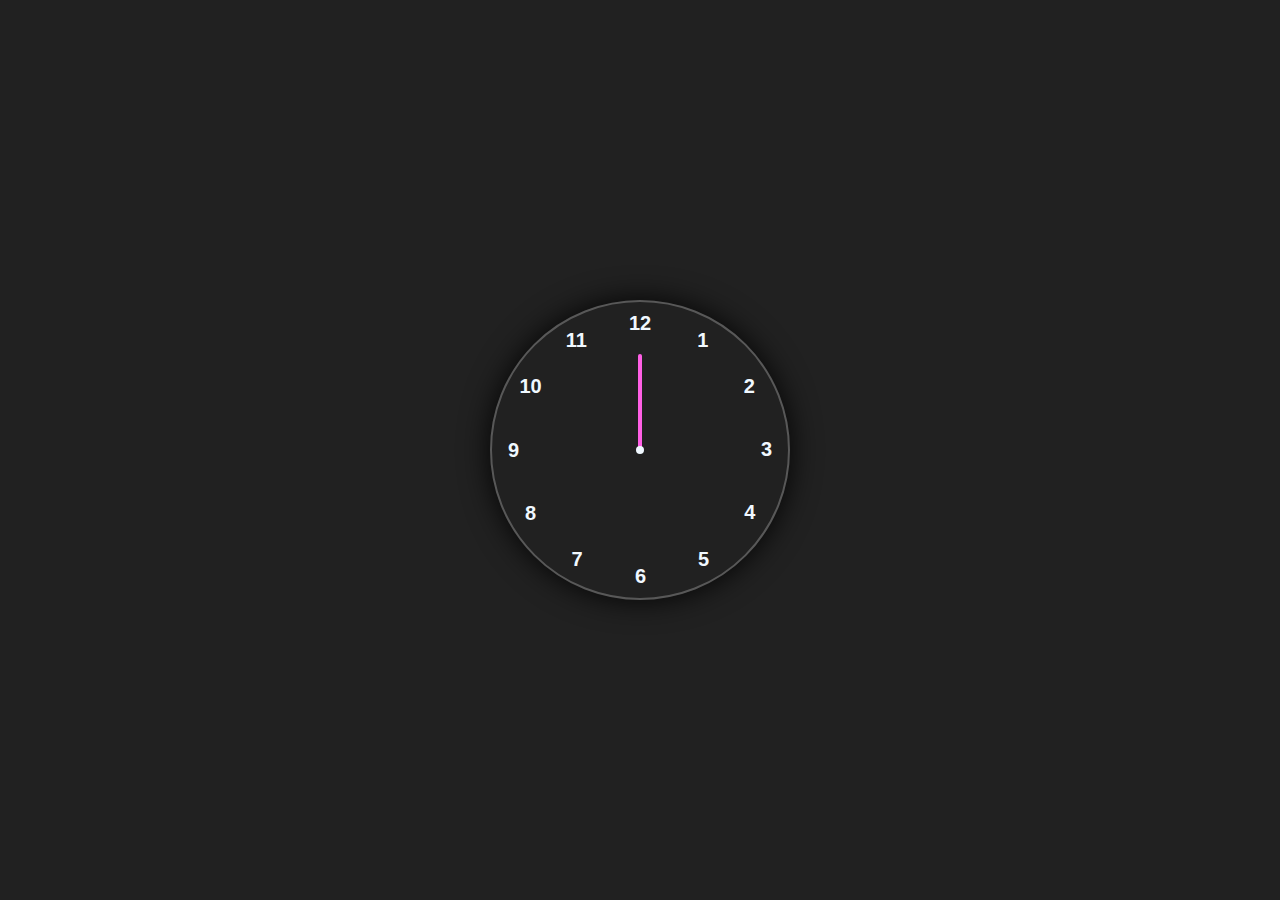
<file: Analog Clock/index.html>
<!DOCTYPE html>
<html lang="en">
  <head>
    <meta charset="UTF-8" />
    <meta name="viewport" content="width=device-width, initial-scale=1.0" />
    <title>Analog Clock</title>
    <link rel="stylesheet" href="style.css" />
  </head>
  <body>
    <div class="container">
      <div class="clock">
        <div style="--clr: #ff623b; --h: 70px" id="hour" class="hand">
          <i></i>
        </div>
        <div style="--clr: #00a6ff; --h: 83px" id="min" class="hand">
          <i></i>
        </div>
        <div style="--clr: #ff5fe5; --h: 96px" id="sec" class="hand">
          <i></i>
        </div>

        <span style="--i: 1"><b>1</b></span>
        <span style="--i: 2"><b>2</b></span>
        <span style="--i: 3"><b>3</b></span>
        <span style="--i: 4"><b>4</b></span>
        <span style="--i: 5"><b>5</b></span>
        <span style="--i: 6"><b>6</b></span>
        <span style="--i: 7"><b>7</b></span>
        <span style="--i: 8"><b>8</b></span>
        <span style="--i: 9"><b>9</b></span>
        <span style="--i: 10"><b>10</b></span>
        <span style="--i: 11"><b>11</b></span>
        <span style="--i: 12"><b>12</b></span>
      </div>
    </div>
    <script src="script.js"></script>
  </body>
</html>
</file>
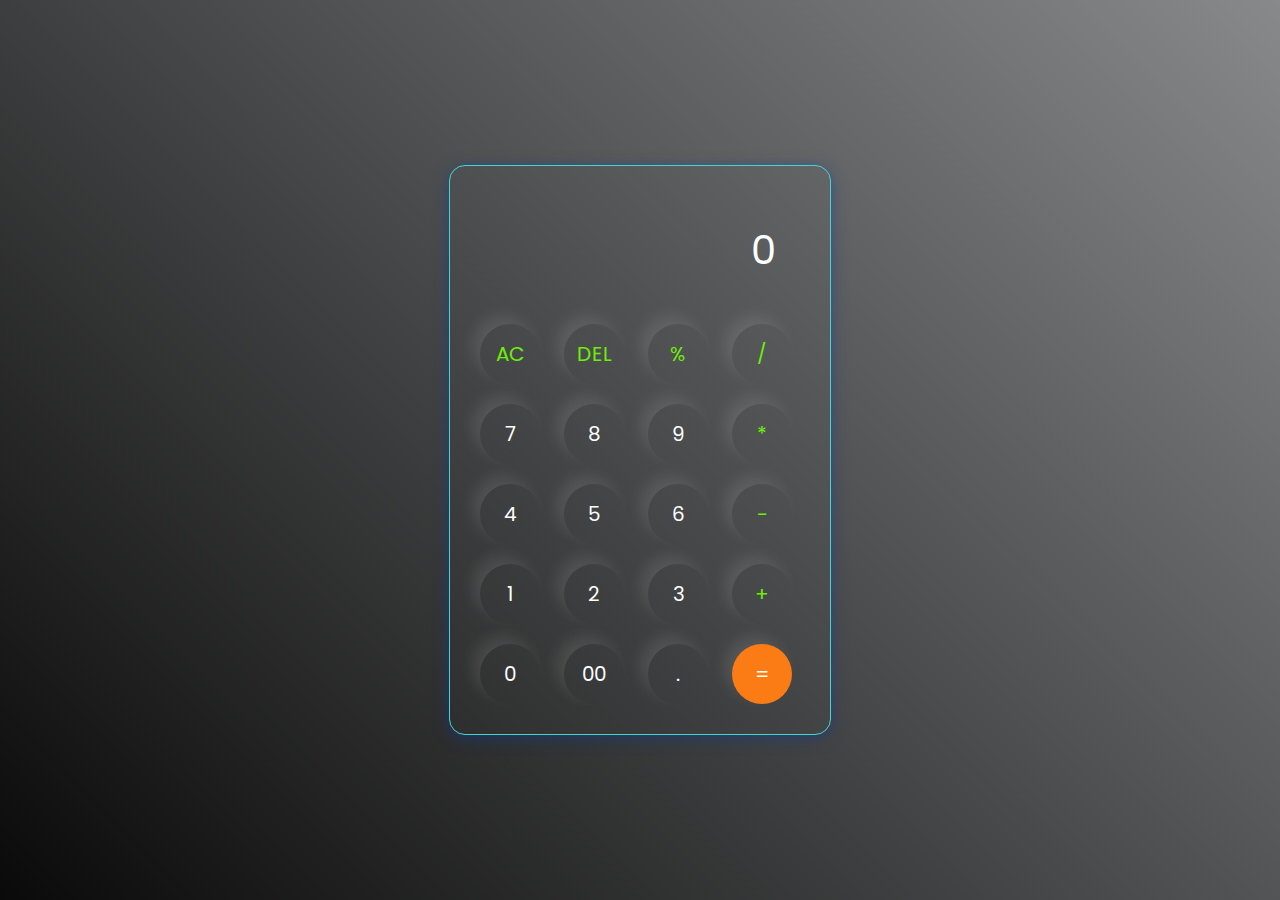
<file: Calculator/index.html>
<!DOCTYPE html>
<html lang="en">
  <head>
    <meta charset="UTF-8" />
    <meta http-equiv="X-UA-Compatible" content="IE=edge" />
    <meta name="viewport" content="width=device-width, initial-scale=1.0" />
    <link rel="stylesheet" href="style.css" />
    <title>Calculator</title>
  </head>
  <body>
    <div class="container">
      <div class="calculator">
        <input type="text" id="inputBox" placeholder="0" />
        <div>
          <button class="button operator">AC</button>
          <button class="button operator">DEL</button>
          <button class="button operator">%</button>
          <button class="button operator">/</button>
        </div>
        <div>
          <button class="button">7</button>
          <button class="button">8</button>
          <button class="button">9</button>
          <button class="button operator">*</button>
        </div>
        <div>
          <button class="button">4</button>
          <button class="button">5</button>
          <button class="button">6</button>
          <button class="button operator">-</button>
        </div>
        <div>
          <button class="button">1</button>
          <button class="button">2</button>
          <button class="button">3</button>
          <button class="button operator">+</button>
        </div>

        <div>
          <button class="button">0</button>
          <button class="button">00</button>
          <button class="button">.</button>
          <button class="button equalBtn">=</button>
        </div>
      </div>
    </div>

    <script src="script.js"></script>
  </body>
</html>
</file>
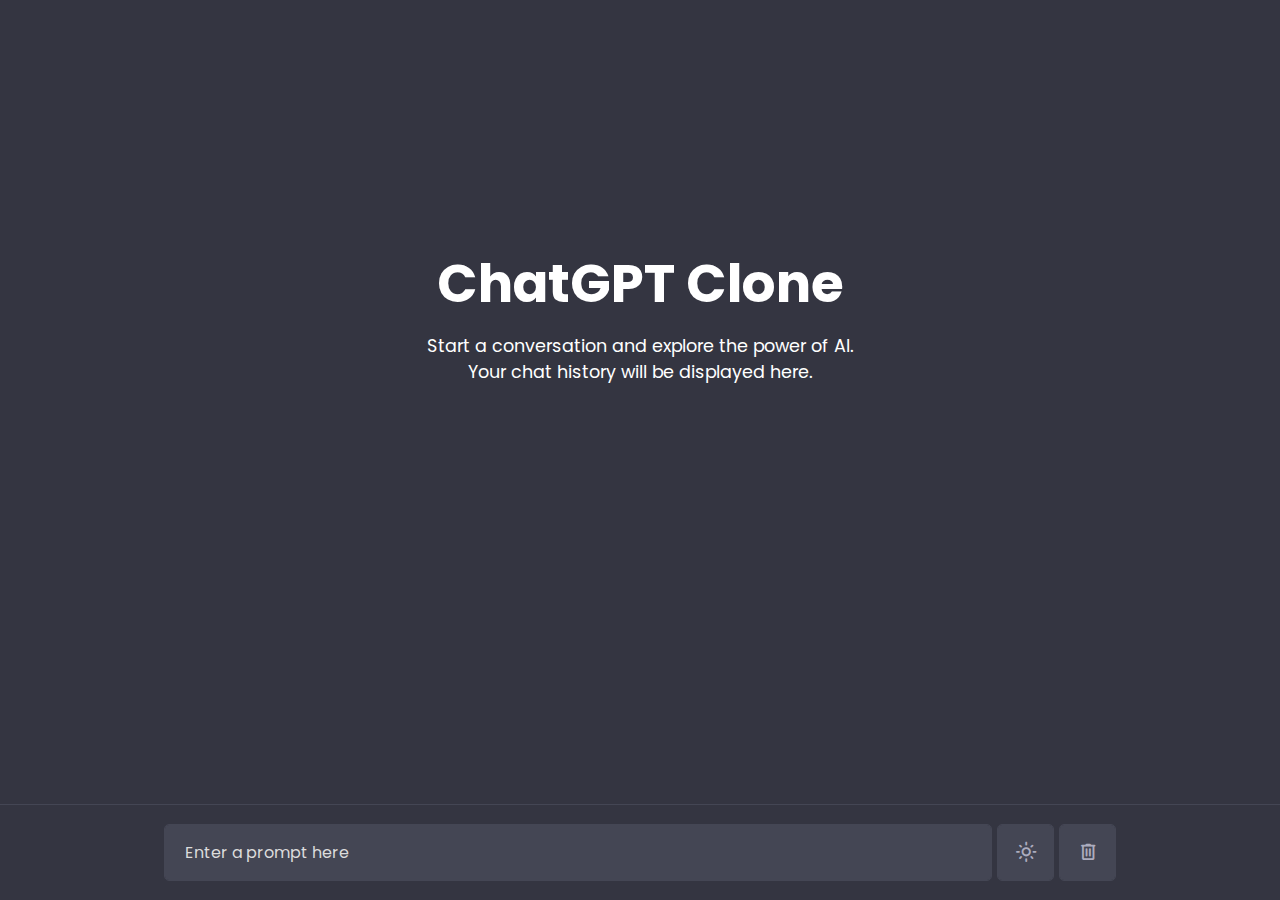
<file: ChatGPT Clone/index.html>
<!DOCTYPE html>
<html lang="en" dir="ltr">
  <head>
    <meta charset="utf-8">
    <title>ChatGPT Clone</title>
    <link rel="stylesheet" href="style.css">
    <meta name="viewport" content="width=device-width, initial-scale=1.0">


    <!-- Google Fonts Link For Icons -->
    <link rel="stylesheet" href="https://fonts.googleapis.com/css2?family=Material+Symbols+Rounded:opsz,wght,FILL,GRAD@20..48,100..700,0..1,-50..200" />
    <script src="script.js" defer></script>
  </head>
  <body>

    <!-- Chats container -->
    <div class="chat-container"></div>
    

    <!-- Typing container -->
    <div class="typing-container">
      <div class="typing-content">
        <div class="typing-textarea">
          <textarea id="chat-input" spellcheck="false" placeholder="Enter a prompt here" required></textarea>
          <span id="send-btn" class="material-symbols-rounded">send</span>
        </div>
        <div class="typing-controls">
          <span id="theme-btn" class="material-symbols-rounded">light_mode</span>
          <span id="delete-btn" class="material-symbols-rounded">delete</span>
      </div>
    </div>

  </body>
</html>
</file>
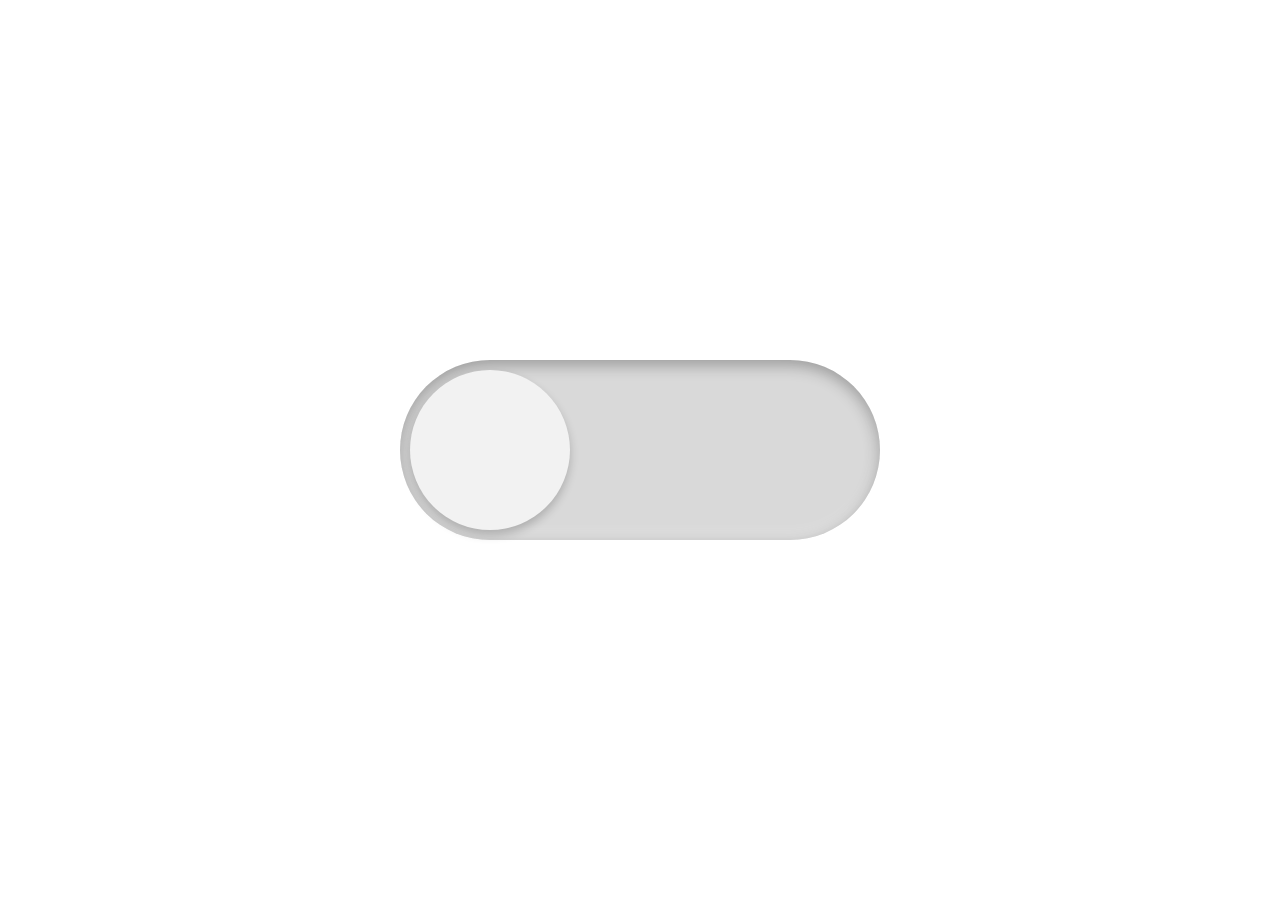
<file: Dark Light Mode HTML & CSS/index.html>
<!DOCTYPE html>

<html lang="en">
<head>
  <meta charset="UTF-8">
  <meta name="viewport" content="width=device-width, initial-scale=1.0">
  <meta http-equiv="X-UA-Compatible" content="ie=edge">
  <title> Toggle Button With Dark/Light Mode</title>
  <!---Custom CSS File--->
  <link rel="stylesheet" href="style.css">
</head>
<body>
  <input type="checkbox" id="dark-mode">
  <label for="dark-mode"></label>
  <div class="background"></div>
</body>
</html>
</file>
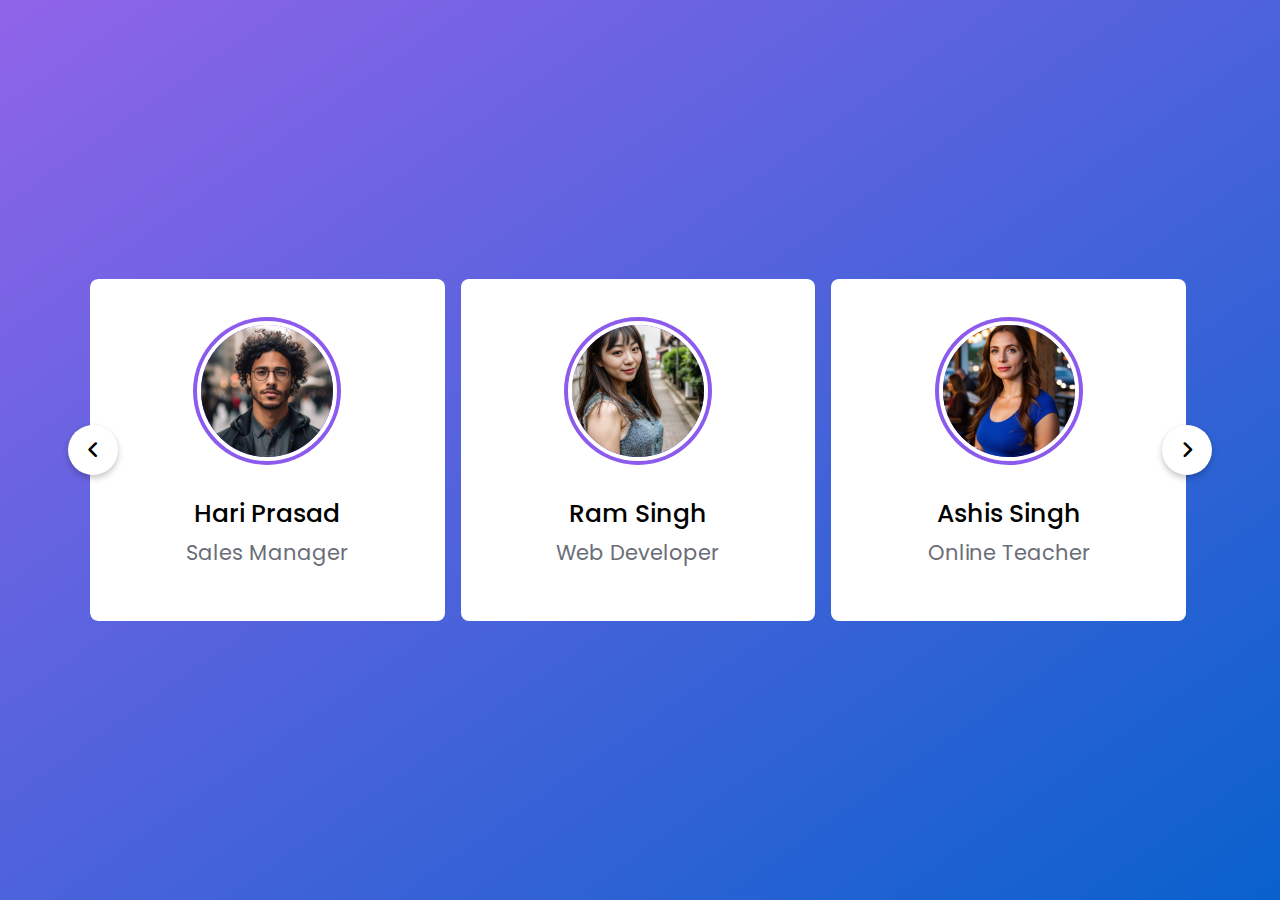
<file: Draggable Card Slider JavaScript/index.html>
<!DOCTYPE html>

<html lang="en" dir="ltr">
  <head>
    <meta charset="utf-8">
    <title>Infinite Card Slider</title>
    <link rel="stylesheet" href="style.css">
    <meta name="viewport" content="width=device-width, initial-scale=1.0">

    <!-- Fontawesome Link for Icons -->
    <link rel="stylesheet" href="https://cdnjs.cloudflare.com/ajax/libs/font-awesome/6.3.0/css/all.min.css">
    <script src="script.js" defer></script>
  </head>
  <body>
    <div class="wrapper">
      <i id="left" class="fa-solid fa-angle-left"></i>
      <ul class="carousel">
        <li class="card">
          <div class="img"><img src="images/img-1.jpg" alt="img" draggable="false"></div>
          <h2>Hari Prasad</h2>
          <span>Sales Manager</span>
        </li>
        <li class="card">
          <div class="img"><img src="images/img-2.png" alt="img" draggable="false"></div>
          <h2>Ram Singh</h2>
          <span>Web Developer</span>
        </li>
        <li class="card">
          <div class="img"><img src="images/img-3.png" alt="img" draggable="false"></div>
          <h2>Ashis Singh</h2>
          <span>Online Teacher</span>
        </li>
        <li class="card">
          <div class="img"><img src="images/img-4.jpg" alt="img" draggable="false"></div>
          <h2>Ayush Shah</h2>
          <span>Freelancer</span>
        </li>
        <li class="card">
          <div class="img"><img src="images/img-5.png" alt="img" draggable="false"></div>
          <h2>Geeta Kumari</h2>
          <span>Bank Manager</span>
        </li>
        <li class="card">
          <div class="img"><img src="images/img-6.jpg" alt="img" draggable="false"></div>
          <h2>Babu Bhaiya</h2>
          <span>App Designer</span>
        </li>
      </ul>
      <i id="right" class="fa-solid fa-angle-right"></i>
    </div>

  </body>
</html>
</file>
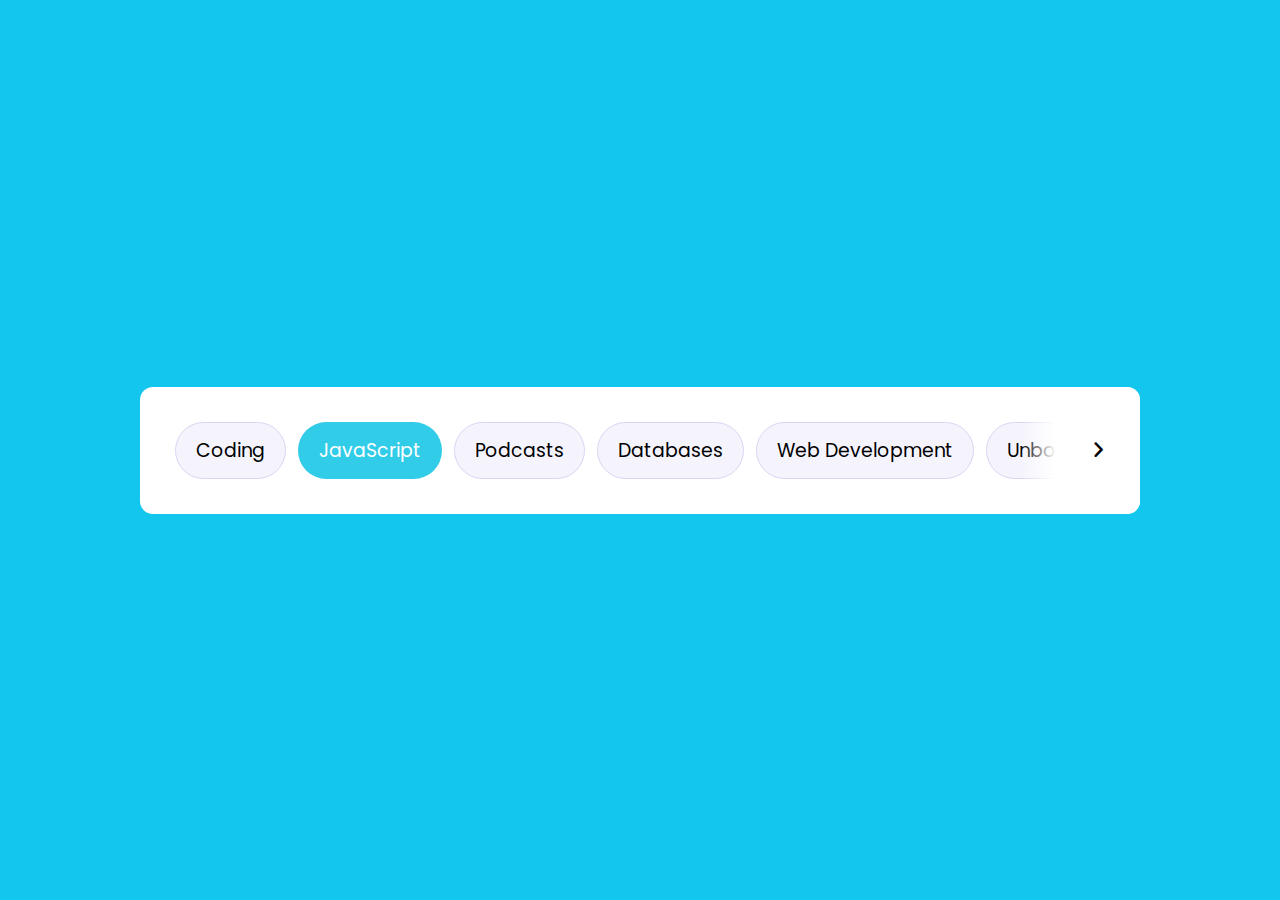
<file: Draggable Slider Tabs/index.html>
<!DOCTYPE html>
<!-- Coding By CodingNepal - youtube.com/codingnepal -->
<html lang="en" dir="ltr">
  <head>
    <meta charset="utf-8">
    <title>Draggable Slider Tabs</title>
    <link rel="stylesheet" href="style.css">
    <meta name="viewport" content="width=device-width, initial-scale=1.0">
    <!-- Font Awesome CDN Link for Icons -->
    <link rel="stylesheet" href="https://cdnjs.cloudflare.com/ajax/libs/font-awesome/6.2.0/css/all.min.css">
    <script src="script.js" defer></script>
  </head>
  <body>
    <div class="wrapper">
      <div class="icon"><i id="left" class="fa-solid fa-angle-left"></i></div>
      <ul class="tabs-box">
        <li class="tab">Coding</li>
        <li class="tab active">JavaScript</li>
        <li class="tab">Podcasts</li>
        <li class="tab">Databases</li>
        <li class="tab">Web Development</li>
        <li class="tab">Unboxing</li>
        <li class="tab">History</li>
        <li class="tab">Programming</li>
        <li class="tab">Gadgets</li>
        <li class="tab">Algorithms</li>
        <li class="tab">Comedy</li>
        <li class="tab">Gaming</li>
        <li class="tab">Share Market</li>
        <li class="tab">Smartphones</li>
        <li class="tab">Data Structure</li>
      </ul>
      <div class="icon"><i id="right" class="fa-solid fa-angle-right"></i></div>
    </div>

  </body>
</html>
</file>
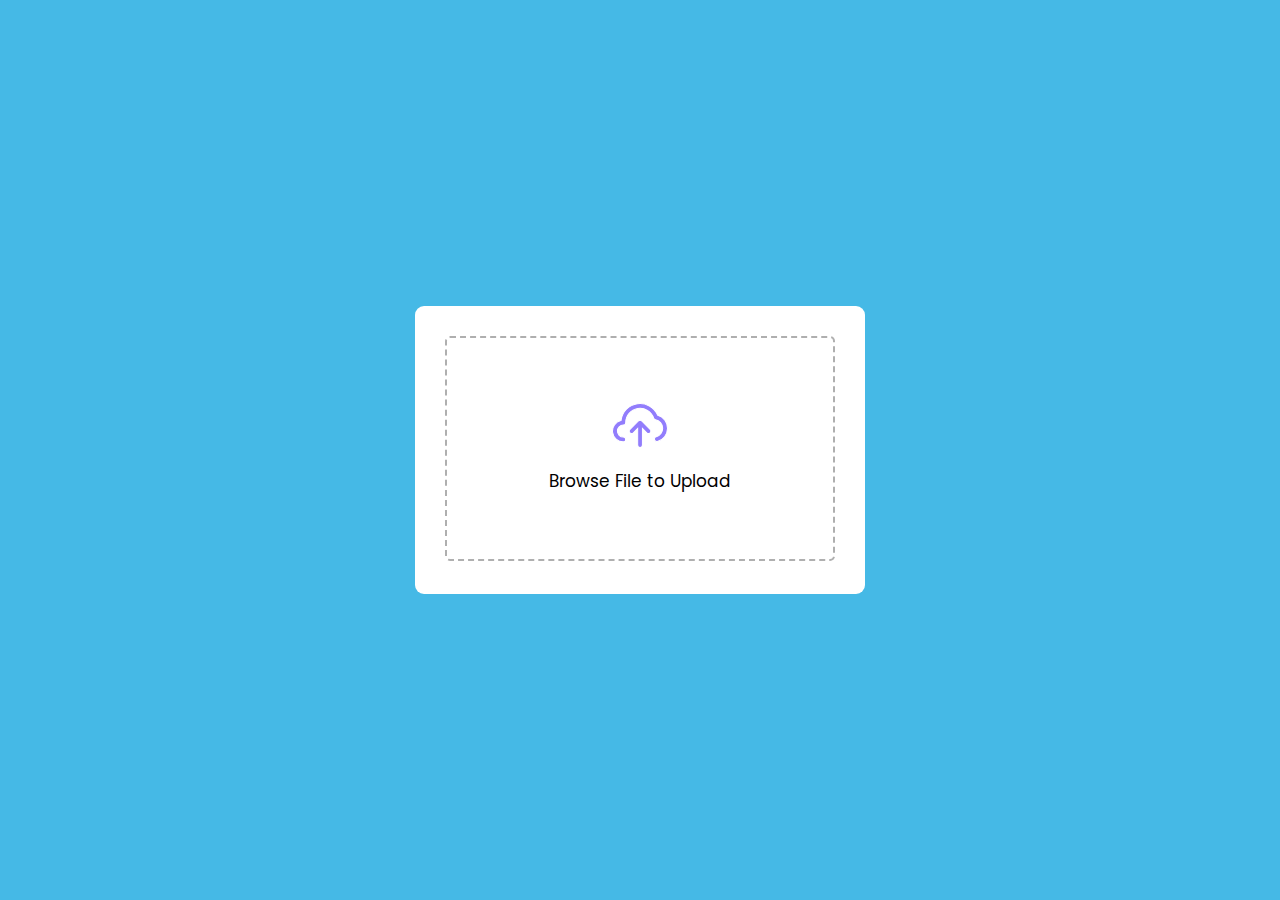
<file: Image Resizer JavaScript/index.html>
<!DOCTYPE html>
<html lang="en" dir="ltr">
  <head>
    <meta charset="utf-8">
    <title>Image Resizer JavaScript</title>
    <link rel="stylesheet" href="style.css">
    <meta name="viewport" content="width=device-width, initial-scale=1.0">
    <script src="script.js" defer></script>
  </head>
  <body>
    <div class="wrapper">
      <div class="upload-box">
        <input type="file" accept="image/*" hidden>
        <img src="upload-icon.svg" alt="">
        <p>Browse File to Upload</p>
      </div>
      <div class="content">
        <div class="row sizes">
          <div class="column width">
            <label>Width</label>
            <input type="number">
          </div>
          <div class="column height">
            <label>Height</label>
            <input type="number">
          </div>
        </div>
        <div class="row checkboxes">
          <div class="column ratio">
            <input type="checkbox" id="ratio" checked>
            <label for="ratio">Lock aspect ratio</label>
          </div>
          <div class="column quality">
            <input type="checkbox" id="quality">
            <label for="quality">Reduce quality</label>
          </div>
        </div>
        <button class="download-btn">Download Image</button>
      </div>
    </div>

  </body>
</html>
</file>
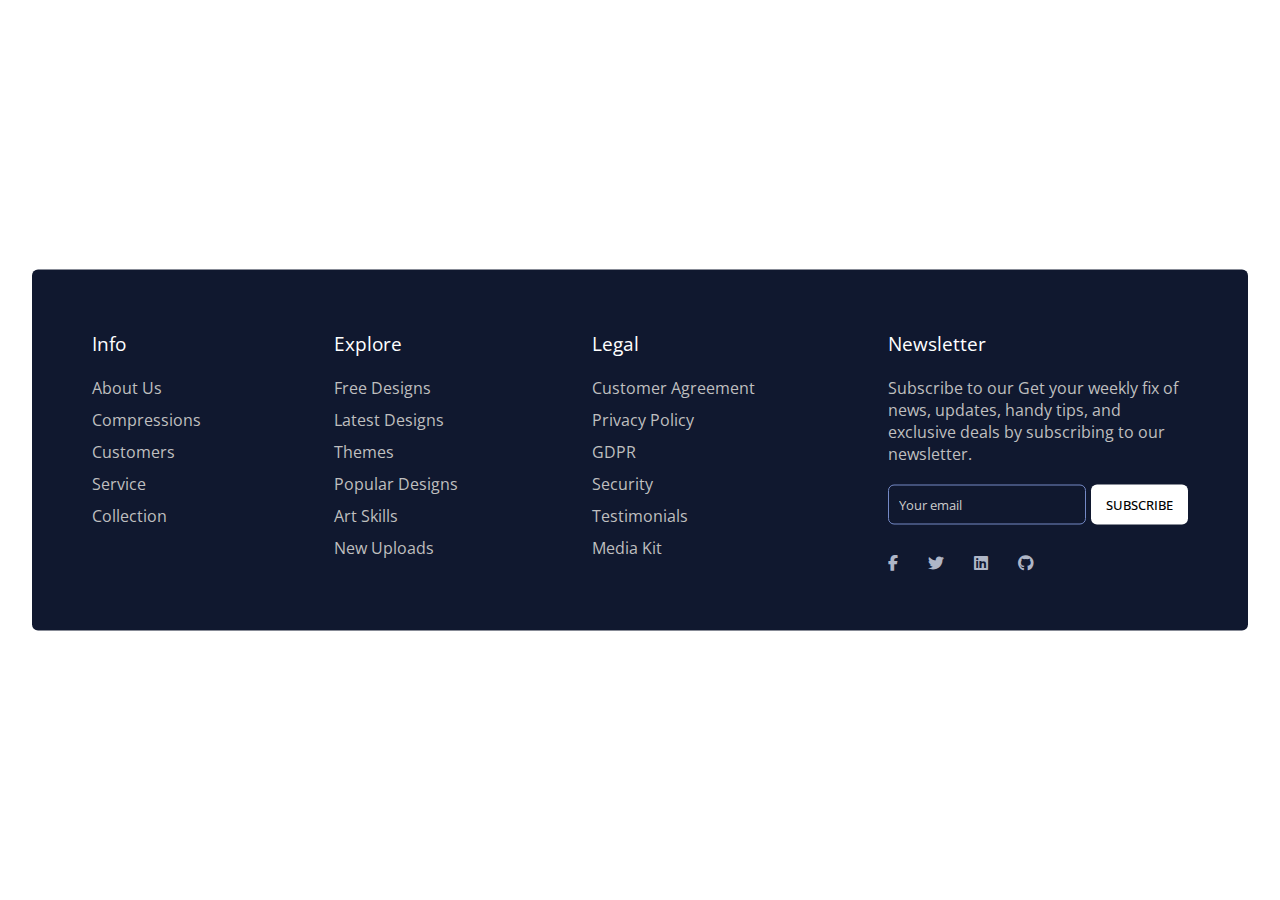
<file: Responsive Footer/index.html>
<!DOCTYPE html>
<html lang="en">
  <head>
    <meta charset="UTF-8" />
    <meta name="viewport" content="width=device-width, initial-scale=1.0" />
    <title>Responsive Footer HTML and CSS</title>
    <!-- Fonts Links For Icon -->
    <link rel="stylesheet" href="https://cdnjs.cloudflare.com/ajax/libs/font-awesome/6.4.2/css/all.min.css" />
    <link rel="stylesheet" href="style.css" />
  </head>
  <body>
    <section class="footer">
      <div class="footer-row">
        <div class="footer-col">
          <h4>Info</h4>
          <ul class="links">
            <li><a href="#">About Us</a></li>
            <li><a href="#">Compressions</a></li>
            <li><a href="#">Customers</a></li>
            <li><a href="#">Service</a></li>
            <li><a href="#">Collection</a></li>
          </ul>
        </div>

        <div class="footer-col">
          <h4>Explore</h4>
          <ul class="links">
            <li><a href="#">Free Designs</a></li>
            <li><a href="#">Latest Designs</a></li>
            <li><a href="#">Themes</a></li>
            <li><a href="#">Popular Designs</a></li>
            <li><a href="#">Art Skills</a></li>
            <li><a href="#">New Uploads</a></li>
          </ul>
        </div>

        <div class="footer-col">
          <h4>Legal</h4>
          <ul class="links">
            <li><a href="#">Customer Agreement</a></li>
            <li><a href="#">Privacy Policy</a></li>
            <li><a href="#">GDPR</a></li>
            <li><a href="#">Security</a></li>
            <li><a href="#">Testimonials</a></li>
            <li><a href="#">Media Kit</a></li>
          </ul>
        </div>

        <div class="footer-col">
          <h4>Newsletter</h4>
          <p>
            Subscribe to our Get your weekly fix of news, updates, handy tips, and exclusive deals by subscribing to our newsletter.
          </p>
          <form action="#">
            <input type="text" placeholder="Your email" required>
            <button type="submit">SUBSCRIBE</button>
          </form>
          <div class="icons">
            <i class="fa-brands fa-facebook-f"></i>
            <i class="fa-brands fa-twitter"></i>
            <i class="fa-brands fa-linkedin"></i>
            <i class="fa-brands fa-github"></i>
          </div>
        </div>
      </div>
    </section>
  </body>
</html>
</file>
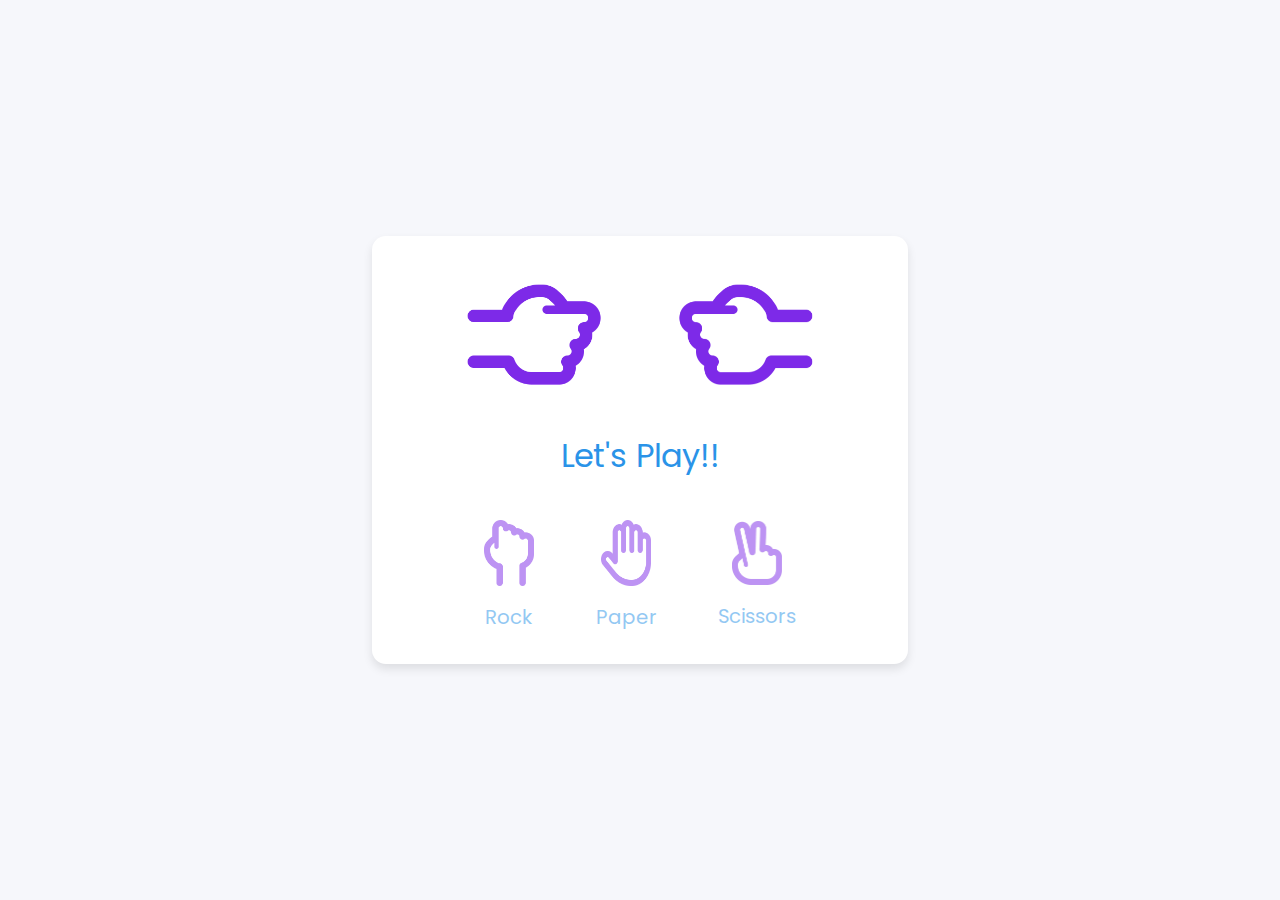
<file: Rock Paper Scissors/index.html>
<!DOCTYPE html>
<html lang="en">
  <head>
    <meta charset="UTF-8" />
    <meta http-equiv="X-UA-Compatible" content="IE=edge" />
    <meta name="viewport" content="width=device-width, initial-scale=1.0" />
    <title> Game | Rock Paper Scissors</title>
    <link rel="stylesheet" href="style.css" />
  </head>
  <body>
    <section class="container">
      <div class="result_field">
        <div class="result_images">
          <span class="user_result">
            <img src="images/rock.png" alt="" />
          </span>
          <span class="cpu_result">
            <img src="images/rock.png" alt="" />
          </span>
        </div>
        <div class="result">Let's Play!!</div>
      </div>

      <div class="option_images">
        <span class="option_image">
          <img src="images/rock.png" alt="" />
          <p>Rock</p>
        </span>
        <span class="option_image">
          <img src="images/paper.png" alt="" />
          <p>Paper</p>
        </span>
        <span class="option_image">
          <img src="images/scissors.png" alt="" />
          <p>Scissors</p>
        </span>
      </div>
    </section>

    <script src="script.js" defer></script>
  </body>
</html>
</file>
<file: Analog Clock/style.css>
* {
  margin: 0;
  padding: 0;
  box-sizing: border-box;
  font-family: sans-serif;
  color: aliceblue;
}

body {
  display: flex;
  justify-content: center;
  align-items: center;
  min-height: 100vh;
  background-color: #212121;
}

.container {
  position: relative;
}

.clock {
  width: 300px;
  height: 300px;
  border-radius: 50%;
  background-color: rgba(241, 182, 182, 0);
  border: 2px solid rgba(255, 255, 255, 0.25);
  box-shadow: 0px 0px 30px rgba(0, 0, 0, 0.9);
  display: flex;
  align-items: center;
  justify-content: center;
}

.clock span {
  position: absolute;
  transform: rotate(calc(30deg * var(--i)));
  inset: 12px;
  text-align: center;
}

.clock span b {
  transform: rotate(calc(-30deg * var(--i)));
  display: inline-block;
  font-size: 20px;
}

.clock::before {
  content: "";
  position: absolute;
  width: 8px;
  height: 8px;
  border-radius: 50%;
  background-color: aliceblue;
  z-index: 2;
}

.hand {
  position: absolute;
  display: flex;
  justify-content: center;
  align-items: flex-end;
}

.hand i {
  position: absolute;
  background-color: var(--clr);
  width: 4px;
  height: var(--h);
  border-radius: 8px;
}
</file>
<file: Calculator/style.css>
@import url("https://fonts.googleapis.com/css2?family=Poppins:wght@500&display=swap");

* {
  margin: 0;
  padding: 0;
  box-sizing: border-box;
  font-family: "Poppins", sans-serif;
}

body {
  width: 100%;
  height: 100vh;
  display: flex;
  justify-content: center;
  align-items: center;
  background: linear-gradient(45deg, #0a0a0a, #87898b);
}

.calculator {
  border: 1px solid #42d7d2;
  padding: 20px;
  border-radius: 16px;
  background: transparent;
  box-shadow: 0px 3px 15px rgba(15, 59, 148, 0.5);
}

input {
  width: 320px;
  border: none;
  padding: 24px;
  margin: 10px;
  background: transparent;
  box-shadow: 0px 3px 15px rgbs(84, 84, 84, 0.1);
  font-size: 40px;
  text-align: right;
  cursor: pointer;
  color: #ffffff;
}

input::placeholder {
  color: #ffffff;
}

button {
  border: none;
  width: 60px;
  height: 60px;
  margin: 10px;
  border-radius: 50%;
  background: transparent;
  color: #ffffff;
  font-size: 20px;
  box-shadow: -8px -8px 15px rgba(255, 255, 255, 0.1);
  cursor: pointer;
}

.equalBtn {
  background-color: #fb7c14;
}

.operator {
  color: #6dee0a;
}
</file>
<file: ChatGPT Clone/style.css>
/* Import Google font - Poppins */
@import url('https://fonts.googleapis.com/css2?family=Poppins:wght@400;500;600&display=swap');
* {
  margin: 0;
  padding: 0;
  box-sizing: border-box;
  font-family: "Poppins", sans-serif;
}
:root {
  --text-color: #FFFFFF;
  --icon-color: #ACACBE;
  --icon-hover-bg: #5b5e71;
  --placeholder-color: #dcdcdc;
  --outgoing-chat-bg: #343541;
  --incoming-chat-bg: #444654;
  --outgoing-chat-border: #343541;
  --incoming-chat-border: #444654;
}
.light-mode {
  --text-color: #343541;
  --icon-color: #a9a9bc;
  --icon-hover-bg: #f1f1f3;
  --placeholder-color: #6c6c6c;
  --outgoing-chat-bg: #FFFFFF;
  --incoming-chat-bg: #F7F7F8;
  --outgoing-chat-border: #FFFFFF;
  --incoming-chat-border: #D9D9E3;
}
body {
  background: var(--outgoing-chat-bg);
}
/* Typing container styling */
.typing-container {
  position: fixed;
  bottom: 0;
  width: 100%;
  display: flex;
  padding: 20px 10px;
  justify-content: center;
  background: var(--outgoing-chat-bg);
  border-top: 1px solid var(--incoming-chat-border);
}
.typing-container .typing-content {
  display: flex;
  max-width: 950px;
  width: 100%;
  align-items: flex-end;
}
.typing-container .typing-textarea {
  width: 100%;
  display: flex;
  position: relative;
}
.typing-textarea textarea {
  resize: none;
  height: 55px;
  width: 100%;
  border: none;
  padding: 15px 45px 15px 20px;
  color: var(--text-color);
  font-size: 1rem;
  border-radius: 4px;
  max-height: 250px;
  overflow-y: auto;
  background: var(--incoming-chat-bg);
  outline: 1px solid var(--incoming-chat-border);
}
.typing-textarea textarea::placeholder {
  color: var(--placeholder-color);
}
.typing-content span {
  width: 55px;
  height: 55px;
  display: flex;
  border-radius: 4px;
  font-size: 1.35rem;
  align-items: center;
  justify-content: center;
  color: var(--icon-color);
}
.typing-textarea span {
  position: absolute;
  right: 0;
  bottom: 0;
  visibility: hidden;
}
.typing-textarea textarea:valid ~ span {
  visibility: visible;
}
.typing-controls {
  display: flex;
}
.typing-controls span {
  margin-left: 7px;
  font-size: 1.4rem;
  background: var(--incoming-chat-bg);
  outline: 1px solid var(--incoming-chat-border);
}
.typing-controls span:hover {
  background: var(--icon-hover-bg);
}

/* Chats container styling */
.chat-container {
  overflow-y: auto;
  max-height: 100vh;
  padding-bottom: 150px;
}
:where(.chat-container, textarea)::-webkit-scrollbar {
  width: 6px;
}
:where(.chat-container, textarea)::-webkit-scrollbar-track {
  background: var(--incoming-chat-bg);
  border-radius: 25px;
}
:where(.chat-container, textarea)::-webkit-scrollbar-thumb {
  background: var(--icon-color);
  border-radius: 25px;
}
.default-text {
  display: flex;
  align-items: center;
  justify-content: center;
  flex-direction: column;
  height: 70vh;
  padding: 0 10px;
  text-align: center;
  color: var(--text-color);
}
.default-text h1 {
  font-size: 3.3rem;
}
.default-text p {
  margin-top: 10px;
  font-size: 1.1rem;
}
.chat-container .chat {
  padding: 25px 10px;
  display: flex;
  justify-content: center;
  color: var(--text-color);
}
.chat-container .chat.outgoing {
  background: var(--outgoing-chat-bg);
  border: 1px solid var(--outgoing-chat-border);
}
.chat-container .chat.incoming {
  background: var(--incoming-chat-bg);
  border: 1px solid var(--incoming-chat-border);
}
.chat .chat-content {
  display: flex;
  max-width: 1200px;
  width: 100%;
  align-items: flex-start;
  justify-content: space-between;
}
span.material-symbols-rounded {
  user-select: none;
  cursor: pointer;
}
.chat .chat-content span {
  cursor: pointer;
  font-size: 1.3rem;
  color: var(--icon-color);
  visibility: hidden;
}
.chat:hover .chat-content:not(:has(.typing-animation), :has(.error)) span {
  visibility: visible;
}
.chat .chat-details {
  display: flex;
  align-items: center;
}
.chat .chat-details img {
  width: 35px;
  height: 35px;
  align-self: flex-start;
  object-fit: cover;
  border-radius: 2px;
}
.chat .chat-details p {
  white-space: pre-wrap;
  font-size: 1.05rem;
  padding: 0 50px 0 25px;
  color: var(--text-color);
  word-break: break-word;
}
.chat .chat-details p.error {
  color: #ea2e41;
}
.chat .typing-animation {
  padding-left: 25px;
  display: inline-flex;
}
.typing-animation .typing-dot {
  height: 7px;
  width: 7px;
  border-radius: 50%;
  margin: 0 3px;
  opacity: 0.7;
  background: var(--text-color);
  animation: animateDots 1.5s var(--delay) ease-in-out infinite;
}
.typing-animation .typing-dot:first-child {
  margin-left: 0;
}
@keyframes animateDots {
  0%,44% {
    transform: translateY(0px);
  }
  28% {
    opacity: 0.4;
    transform: translateY(-6px);
  }
  44% {
    opacity: 0.2;
  }
}



/* Reponsive Media Query */
@media screen and (max-width: 600px) {
  .default-text h1 {
    font-size: 2.3rem;
  }
  :where(.default-text p, textarea, .chat p) {
    font-size: 0.95rem!important;
  }
  .chat-container .chat {
    padding: 20px 10px;
  }
  .chat-container .chat img {
    height: 32px;
    width: 32px;
  }
  .chat-container .chat p {
    padding: 0 20px;
  }
  .chat .chat-content:not(:has(.typing-animation), :has(.error)) span {
    visibility: visible;
  }
  .typing-container {
    padding: 15px 10px;
  }
  .typing-textarea textarea {
    height: 45px;
    padding: 10px 40px 10px 10px;
  }
  .typing-content span {
    height: 45px;
    width: 45px;
    margin-left: 5px;
  }
  span.material-symbols-rounded {
    font-size: 1.25rem!important;
  }
}
</file>
<file: Dark Light Mode HTML & CSS/style.css>
/* Import Google font - Poppins */
@import url('https://fonts.googleapis.com/css2?family=Poppins:wght@200;300;400;500;600;700&display=swap');
*{
  margin: 0;
  padding: 0;
  box-sizing: border-box;
  font-family: 'Poppins', sans-serif;
}

body{
  width: 100%;
  height: 100vh;
  display: flex;
  align-items: center;
  justify-content: center;
  flex-direction: column;
}
label{
  position: relative;
  width: 480px;
  height: 180px;
  display: block;
  background: #d9d9d9;
  border-radius: 100px;
  cursor: pointer;
  box-shadow: inset 0px 5px 15px rgba(0,0,0,0.3), inset 0px -5px 15px rgba(255,255,255,0.3);
}
label:after{
  content: '';
  position: absolute;
  height: 160px;
  width: 160px;
  background: #f2f2f2;
  border-radius: 100px;
  top: 10px;
  left: 10px;
  transition: 0.5s;
  box-shadow: 0 5px 10px rgba(0,0,0,0.2);
}


input:checked ~ label:after{
  left: 470px;
  transform: translateX(-100%);
  background: linear-gradient(180deg,#777,#3a3a3a);
}
input:checked ~ label{
  background: #242424;
}
.background{
  position: absolute;
  width: 100%;
  height: 100vh;
  background: #fff;
  z-index: -1;
  transition: 0.5s;
}
input:checked + label + .background{
  background: #242424;
}
input{
  display: none;
}
</file>
<file: Draggable Card Slider JavaScript/style.css>
/* Import Google font - Poppins */
@import url('https://fonts.googleapis.com/css2?family=Poppins:wght@400;500;600&display=swap');
* {
  margin: 0;
  padding: 0;
  box-sizing: border-box;
  font-family: "Poppins", sans-serif;
}
body {
  display: flex;
  padding: 0 35px;
  align-items: center;
  justify-content: center;
  min-height: 100vh;
  background: linear-gradient(to left top, #0961cd, #9064e9);
}
.wrapper {
  max-width: 1100px;
  width: 100%;
  position: relative;
}
.wrapper i {
  top: 50%;
  height: 50px;
  width: 50px;
  cursor: pointer;
  font-size: 1.25rem;
  position: absolute;
  text-align: center;
  line-height: 50px;
  background: #fff;
  border-radius: 50%;
  box-shadow: 0 3px 6px rgba(0,0,0,0.23);
  transform: translateY(-50%);
  transition: transform 0.1s linear;
}
.wrapper i:active{
  transform: translateY(-50%) scale(0.85);
}
.wrapper i:first-child{
  left: -22px;
}
.wrapper i:last-child{
  right: -22px;
}
.wrapper .carousel{
  display: grid;
  grid-auto-flow: column;
  grid-auto-columns: calc((100% / 3) - 12px);
  overflow-x: auto;
  scroll-snap-type: x mandatory;
  gap: 16px;
  border-radius: 8px;
  scroll-behavior: smooth;
  scrollbar-width: none;
}
.carousel::-webkit-scrollbar {
  display: none;
}
.carousel.no-transition {
  scroll-behavior: auto;
}
.carousel.dragging {
  scroll-snap-type: none;
  scroll-behavior: auto;
}
.carousel.dragging .card {
  cursor: grab;
  user-select: none;
}
.carousel :where(.card, .img) {
  display: flex;
  justify-content: center;
  align-items: center;
}
.carousel .card {
  scroll-snap-align: start;
  height: 342px;
  list-style: none;
  background: #fff;
  cursor: pointer;
  padding-bottom: 15px;
  flex-direction: column;
  border-radius: 8px;
}
.carousel .card .img {
  background: #8c5bed;
  height: 148px;
  width: 148px;
  border-radius: 50%;
}
.card .img img {
  width: 140px;
  height: 140px;
  border-radius: 50%;
  object-fit: cover;
  border: 4px solid #fff;
}
.carousel .card h2 {
  font-weight: 500;
  font-size: 1.56rem;
  margin: 30px 0 5px;
}
.carousel .card span {
  color: #6A6D78;
  font-size: 1.31rem;
}

@media screen and (max-width: 900px) {
  .wrapper .carousel {
    grid-auto-columns: calc((100% / 2) - 9px);
  }
}

@media screen and (max-width: 600px) {
  .wrapper .carousel {
    grid-auto-columns: 100%;
  }
}
</file>
<file: Draggable Slider Tabs/style.css>
/* Import Google font - Poppins */
@import url('https://fonts.googleapis.com/css2?family=Poppins:wght@400;500;600&display=swap');
*{
  margin: 0;
  padding: 0;
  box-sizing: border-box;
  font-family: 'Poppins', sans-serif;
}
body {
  display: flex;
  padding: 0 10px;
  align-items: center;
  justify-content: center;
  min-height: 100vh;
  background: #13c6ee;
}
.wrapper {
  padding: 35px;
  position: relative;
  overflow-x: hidden;
  max-width: 1000px;
  background: #fff;
  border-radius: 13px;
}
.wrapper .icon {
  position: absolute;
  top: 0;
  height: 100%;
  width: 120px;
  display: flex;
  align-items: center;
}
.icon:first-child {
  left: 0;
  display: none;
  background: linear-gradient(90deg, #fff 70%, transparent);
}
.icon:last-child {
  right: 0;
  justify-content: flex-end;
  background: linear-gradient(-90deg, #fff 70%, transparent);
}
.icon i {
  width: 55px;
  height: 55px;
  cursor: pointer;
  font-size: 1.2rem;
  text-align: center;
  line-height: 55px;
  border-radius: 50%;
}
.icon i:hover {
  background: #efedfb;
}
.icon:first-child i {
  margin-left: 15px;
} 
.icon:last-child i {
  margin-right: 15px;
} 
.wrapper .tabs-box {
  display: flex;
  gap: 12px;
  list-style: none;
  overflow-x: hidden;
  scroll-behavior: smooth;
}
.tabs-box.dragging {
  scroll-behavior: auto;
  cursor: grab;
}
.tabs-box .tab {
  cursor: pointer;
  font-size: 1.18rem;
  white-space: nowrap;
  background: #f5f4fd;
  padding: 13px 20px;
  border-radius: 30px;
  border: 1px solid #d8d5f2;
}
.tabs-box .tab:hover{
  background: #efedfb;
}
.tabs-box.dragging .tab {
  user-select: none;
  pointer-events: none;
}
.tabs-box .tab.active{
  color: #fff;
  background: #31cce8;
  border-color: transparent;
}
</file>
<file: Image Resizer JavaScript/style.css>
/* Import Google font - Poppins */
@import url('https://fonts.googleapis.com/css2?family=Poppins:wght@400;500;600&display=swap');
*{
  margin: 0;
  padding: 0;
  box-sizing: border-box;
  font-family: 'Poppins', sans-serif;
}
body{
  display: flex;
  align-items: center;
  justify-content: center;
  min-height: 100vh;
  background: #45b9e6;
}
.wrapper{
  width: 450px;
  height: 288px;
  padding: 30px;
  background: #fff;
  border-radius: 9px;
  transition: height 0.2s ease;
}
.wrapper.active{
  height: 537px;
}
.wrapper .upload-box{
  height: 225px;
  display: flex;
  cursor: pointer;
  align-items: center;
  justify-content: center;
  flex-direction: column;
  border-radius: 5px;
  border: 2px dashed #afafaf;
}
.wrapper.active .upload-box{
  border: none;
}
.upload-box p{
  font-size: 1.06rem;
  margin-top: 20px;
}
.wrapper.active .upload-box p{
  display: none;
}
.wrapper.active .upload-box img{
  width: 100%;
  height: 100%;
  object-fit: cover;
  border-radius: 5px;
}
.wrapper .content{
  opacity: 0;
  margin-top: 28px;
  pointer-events: none;
}
.wrapper.active .content{
  opacity: 1;
  pointer-events: auto;
  transition: opacity 0.5s 0.05s ease;
}
.content .row{
  display: flex;
  justify-content: space-between;
}
.content .row .column{
  width: calc(100% / 2 - 15px);
}
.row .column label{
  font-size: 1.06rem;
}
.sizes .column input{
  width: 100%;
  height: 49px;
  outline: none;
  margin-top: 7px;
  padding: 0 15px;
  font-size: 1.06rem;
  border-radius: 4px;
  border: 1px solid #aaa;
}
.sizes .column input:focus{
  padding: 0 14px;
  border: 2px solid #1b96b7;
}
.content .checkboxes{
  margin-top: 20px;
}
.checkboxes .column{
  display: flex;
  align-items: center;
}
.checkboxes .column input{
  width: 17px;
  height: 17px;
  margin-right: 9px;
  accent-color: #7de5fc;
}
.content .download-btn{
  width: 100%;
  color: #fff;
  outline: none;
  border: none;
  cursor: pointer;
  font-size: 1.06rem;
  border-radius: 5px;
  padding: 15px 0;
  margin: 30px 0 10px;
  background: #7ddafc;
  text-transform: uppercase;
}
</file>
<file: Responsive Footer/style.css>
/* Importing Google font - Open Sans */
@import url('https://fonts.googleapis.com/css2?family=Open+Sans:wght@300;400;500;600;700&display=swap');

* {
  margin: 0;
  padding: 0;
  box-sizing: border-box;
  font-family: 'Open Sans', sans-serif;
}

.footer {
  position: absolute;
  top: 50%;
  left: 50%;
  transform: translate(-50%, -50%);
  max-width: 1280px;
  width: 95%;
  background: #10182F;
  border-radius: 6px;
}

.footer .footer-row {
  display: flex;
  flex-wrap: wrap;
  justify-content: space-between;
  gap: 3.5rem;
  padding: 60px;
}

.footer-row .footer-col h4 {
  color: #fff;
  font-size: 1.2rem;
  font-weight: 400;
}

.footer-col .links {
  margin-top: 20px;
}

.footer-col .links li {
  list-style: none;
  margin-bottom: 10px;
}

.footer-col .links li a {
  text-decoration: none;
  color: #bfbfbf;
}

.footer-col .links li a:hover {
  color: #fff;
}

.footer-col p {
  margin: 20px 0;
  color: #bfbfbf;
  max-width: 300px;
}

.footer-col form {
  display: flex;
  gap: 5px;
}

.footer-col input {
  height: 40px;
  border-radius: 6px;
  background: none;
  width: 100%;
  outline: none;
  border: 1px solid #7489C6 ;
  caret-color: #fff;
  color: #fff;
  padding-left: 10px;
}

.footer-col input::placeholder {
  color: #ccc;
}

 .footer-col form button {
  background: #fff;
  outline: none;
  border: none;
  padding: 10px 15px;
  border-radius: 6px;
  cursor: pointer;
  font-weight: 500;
  transition: 0.2s ease;
}

.footer-col form button:hover {
  background: #cecccc;
}

.footer-col .icons {
  display: flex;
  margin-top: 30px;
  gap: 30px;
  cursor: pointer;
}

.footer-col .icons i {
  color: #afb6c7;
}

.footer-col .icons i:hover  {
  color: #fff;
}

@media (max-width: 768px) {
  .footer {
    position: relative;
    bottom: 0;
    left: 0;
    transform: none;
    width: 100%;
    border-radius: 0;
  }

  .footer .footer-row {
    padding: 20px;
    gap: 1rem;
  }

  .footer-col form {
    display: block;
  }

  .footer-col form :where(input, button) {
    width: 100%;
  }

  .footer-col form button {
    margin: 10px 0 0 0;
  }
}
</file>
<file: Rock Paper Scissors/style.css>
/* Import Google font - Poppins */
@import url("https://fonts.googleapis.com/css2?family=Poppins:wght@200;300;400;500;600;700&display=swap");
* {
  margin: 0;
  padding: 0;
  box-sizing: border-box;
  font-family: "Poppins", sans-serif;
}
body {
  height: 100vh;
  display: flex;
  align-items: center;
  justify-content: center;
  background: #f6f7fb;
}
::selection {
  color: #fff;
  background-color: #2a93e8;
}
.container {
  padding: 2rem 7rem;
  border-radius: 14px;
  background: #fff;
  box-shadow: 0 5px 10px rgba(0, 0, 0, 0.1);
}
.result_images {
  display: flex;
  column-gap: 7rem;
}
.container.start .user_result {
  transform-origin: left;
  animation: userShake 0.7s ease infinite;
}
@keyframes userShake {
  50% {
    transform: rotate(10deg);
  }
}

.container.start .cpu_result {
  transform-origin: right;
  animation: cpuShake 0.7s ease infinite;
}
@keyframes cpuShake {
  50% {
    transform: rotate(-10deg);
  }
}
.result_images img {
  width: 100px;
}
.user_result img {
  transform: rotate(90deg);
}
.cpu_result img {
  transform: rotate(-90deg) rotateY(180deg);
}
.result {
  text-align: center;
  font-size: 2rem;
  color: #2a93e8;
  margin-top: 1.5rem;
}

.option_image img {
  width: 50px;
}
.option_images {
  display: flex;
  align-items: center;
  margin-top: 2.5rem;
  justify-content: space-between;
}
.container.start .option_images {
  pointer-events: none;
}
.option_image {
  display: flex;
  flex-direction: column;
  align-items: center;
  opacity: 0.5;
  cursor: pointer;
  transition: opacity 0.3s ease;
}
.option_image:hover {
  opacity: 1;
}
.option_image.active {
  opacity: 1;
}
.option_image img {
  pointer-events: none;
}
.option_image p {
  color: #2a93e8;
  font-size: 1.235rem;
  margin-top: 1rem;
  pointer-events: none;
}
</file>
